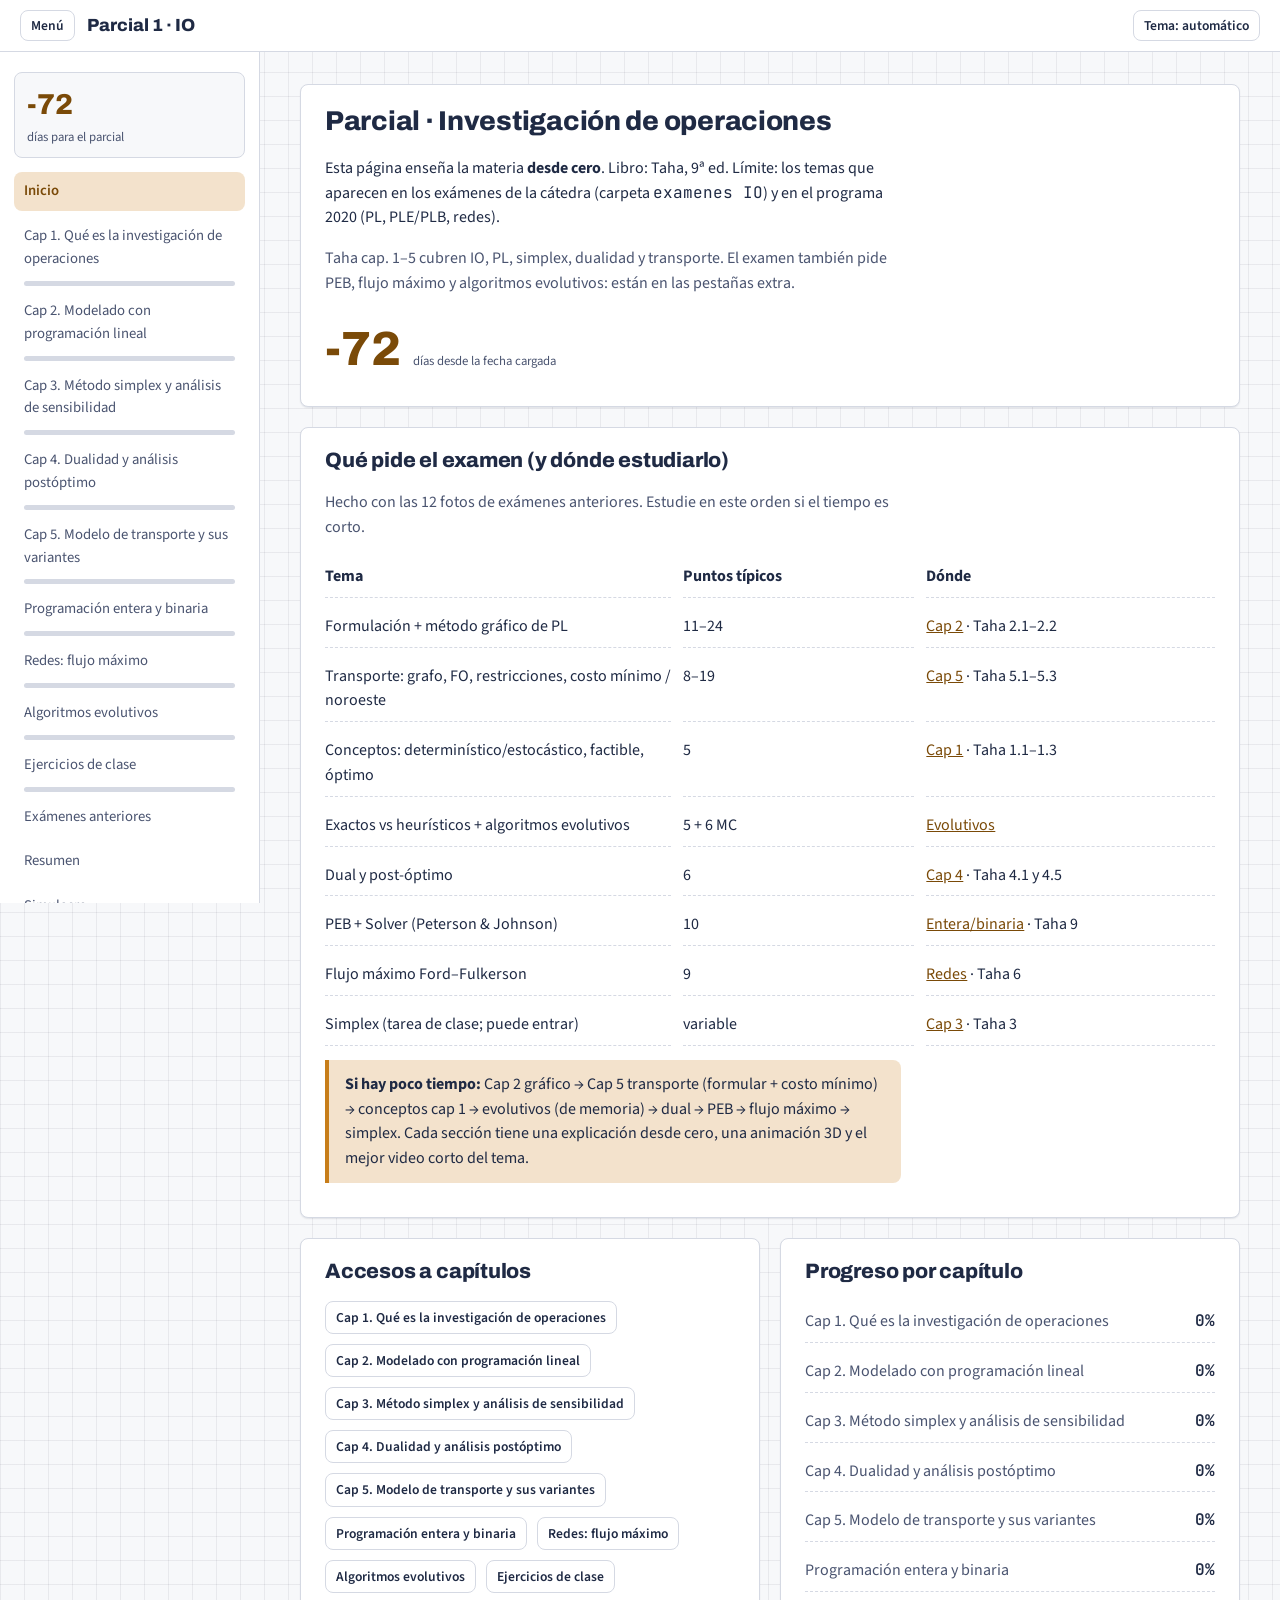
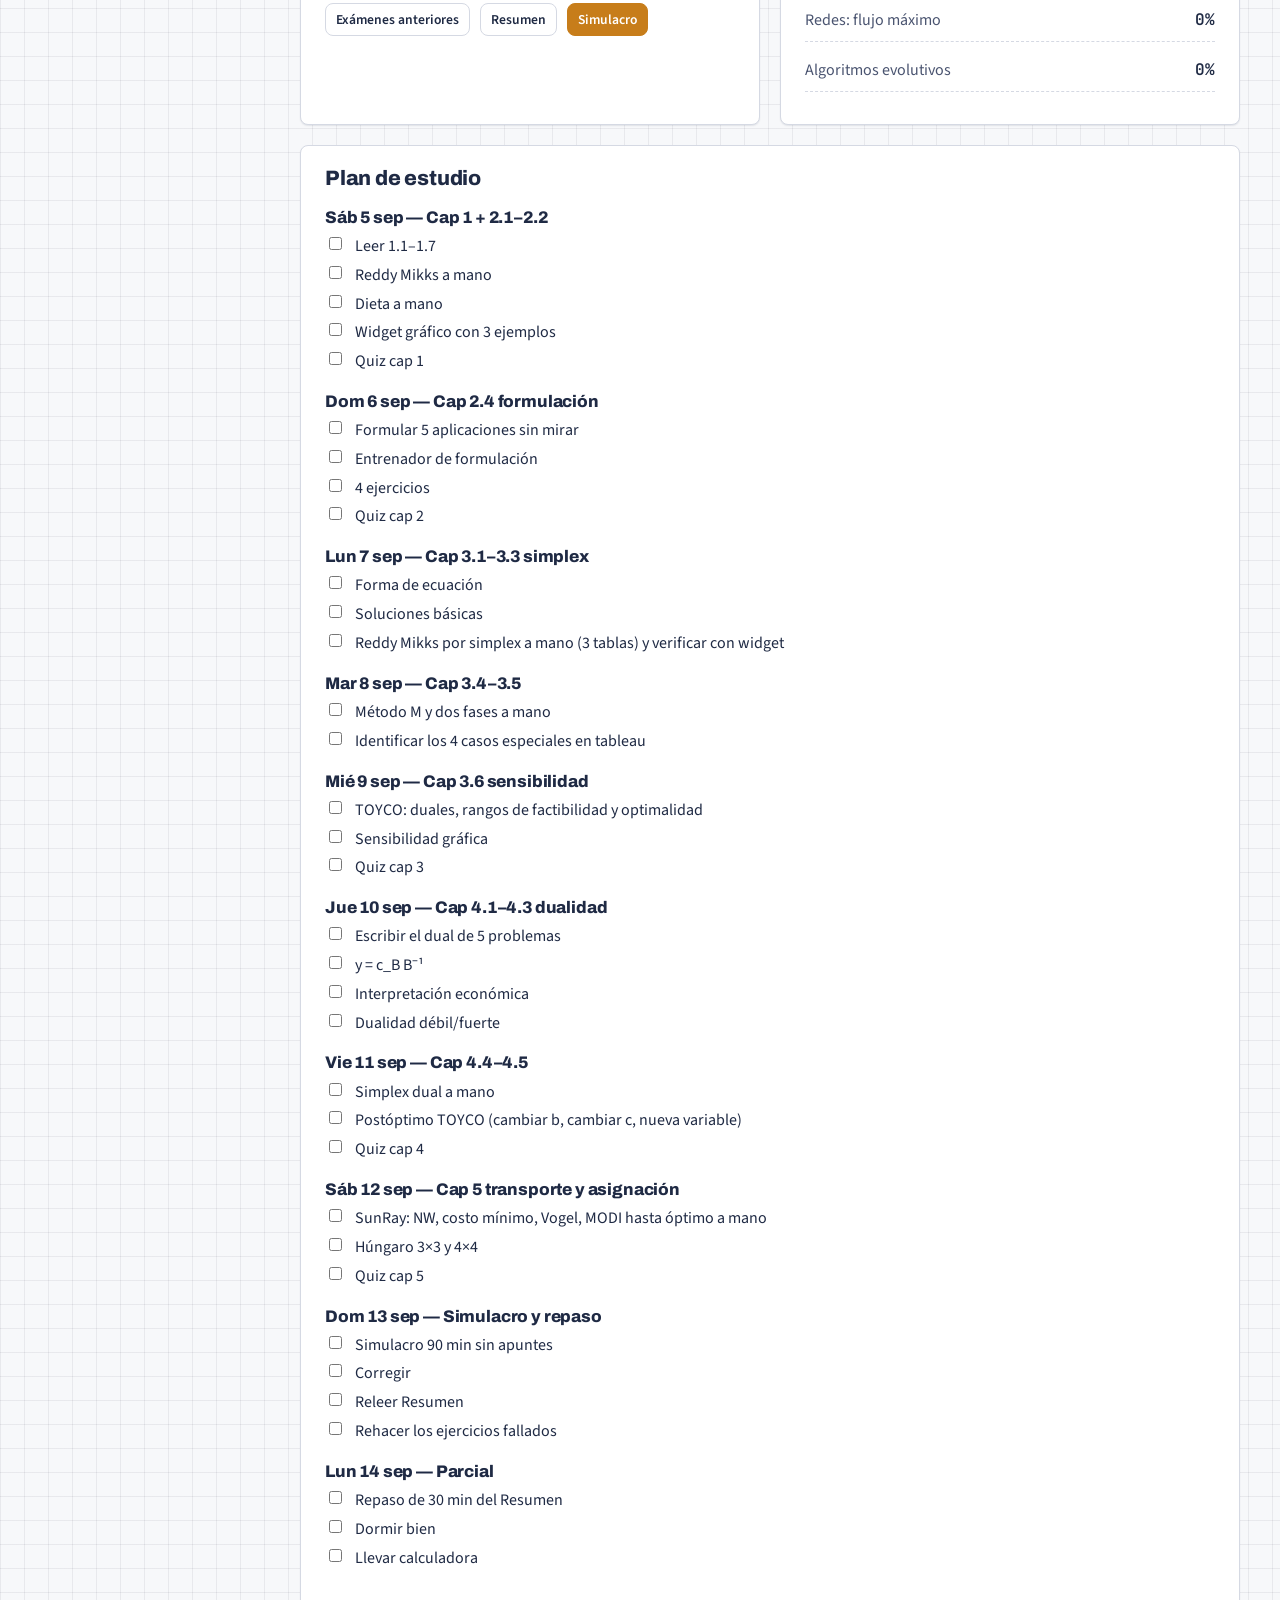
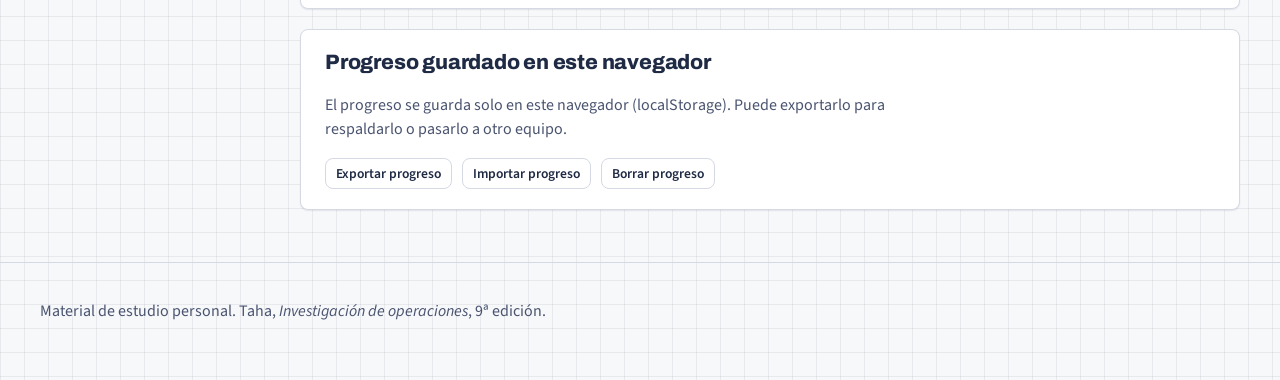
<file: parcial1-taha/index.html>
<!DOCTYPE html>
<html lang="es">
<head>
<meta charset="UTF-8" />
<meta name="viewport" content="width=device-width, initial-scale=1.0" />
<title>Parcial 1 · Investigación de Operaciones</title>
<meta name="description" content="Página de estudio interactiva para el parcial de Investigación de Operaciones (Taha, 9ª ed., cap. 1–5)." />
<link rel="preconnect" href="https://fonts.googleapis.com">
<link rel="preconnect" href="https://fonts.gstatic.com" crossorigin>
<link href="https://fonts.googleapis.com/css2?family=Archivo:wght@700;800&family=Source+Sans+3:wght@400;600&family=JetBrains+Mono:wght@400;600&display=swap" rel="stylesheet">
<link rel="stylesheet" href="css/style.css" />
</head>
<body>
  <header class="topbar">
    <button type="button" id="sidebar-toggle" class="btn btn-ghost btn-sm sidebar-toggle-btn" aria-label="Abrir menú">Menú</button>
    <a href="#inicio" class="brand">Parcial 1 · IO</a>
    <button type="button" id="theme-toggle" class="btn btn-ghost btn-sm" aria-label="Cambiar tema">Tema: automático</button>
  </header>

  <div class="app-shell">
    <aside class="sidebar" id="sidebar">
      <nav id="sidebar-nav" aria-label="Navegación principal"></nav>
    </aside>

    <main id="view" tabindex="-1"></main>
  </div>

  <footer class="app-footer">
    <p class="muted">Material de estudio personal. Taha, <em>Investigación de operaciones</em>, 9ª edición.</p>
  </footer>

  <script src="js/lib/frac.js"></script>
  <script src="js/quiz.js"></script>
  <script src="js/plan.js"></script>
  <script src="js/resumen.js"></script>
  <script src="js/lib/viz3d.js"></script>
  <script src="js/lib/teach.js"></script>
  <script src="js/cap1.js"></script>
  <script src="js/cap2.js"></script>
  <script src="js/lib/simplex.js"></script>
  <script src="js/cap3.js"></script>
  <script src="js/cap4.js"></script>
  <script src="js/cap5.js"></script>
  <script src="js/peb.js"></script>
  <script src="js/redes.js"></script>
  <script src="js/evolutivos.js"></script>
  <script src="js/tareas.js"></script>
  <script src="js/examenes.js"></script>
  <script src="js/simulacro-state.js"></script>
  <script src="js/app.js"></script>
</body>
</html>
</file>
<file: parcial1-taha/css/style.css>
/* ===== Tokens ===== */
:root {
  --paper: #F7F8FA;
  --paper-2: #FFFFFF;
  --grid: rgba(31, 42, 68, .07);
  --ink: #1F2A44;
  --ink-2: #4A5470;
  --line: #D5D9E3;
  --accent: #C77D1A;
  --accent-ink: #7A4A08;
  --ok: #2E7D5B;
  --warn: #B8860B;
  --err: #B23A3A;
  --pivot: rgba(199, 125, 26, .22);

  --font-display: 'Archivo', 'Arial Narrow', Arial, sans-serif;
  --font-body: 'Source Sans 3', 'Segoe UI', Roboto, Helvetica, Arial, sans-serif;
  --font-mono: 'JetBrains Mono', 'SFMono-Regular', Consolas, 'Liberation Mono', Menlo, monospace;

  --radius: 8px;
  --shadow-sm: 0 1px 2px rgba(31, 42, 68, .06), 0 1px 1px rgba(31, 42, 68, .04);
  --sidebar-w: 260px;
}

@media (prefers-color-scheme: dark) {
  :root:not([data-theme="light"]) {
    --paper: #141824;
    --paper-2: #1B2130;
    --grid: rgba(255, 255, 255, .05);
    --ink: #E6E9F0;
    --ink-2: #A9B0C3;
    --line: #2E3548;
    --accent: #E39A3B;
    --accent-ink: #F3C98B;
    --pivot: rgba(227, 154, 59, .25);
  }
}

:root[data-theme="dark"] {
  --paper: #141824;
  --paper-2: #1B2130;
  --grid: rgba(255, 255, 255, .05);
  --ink: #E6E9F0;
  --ink-2: #A9B0C3;
  --line: #2E3548;
  --accent: #E39A3B;
  --accent-ink: #F3C98B;
  --pivot: rgba(227, 154, 59, .25);
}

/* ===== Reset / base ===== */
* { box-sizing: border-box; }
html, body { height: 100%; }
body {
  margin: 0;
  background: var(--paper);
  background-image:
    linear-gradient(var(--grid) 1px, transparent 1px),
    linear-gradient(90deg, var(--grid) 1px, transparent 1px);
  background-size: 24px 24px, 24px 24px;
  color: var(--ink);
  font-family: var(--font-body);
  font-size: 16px;
  line-height: 1.55;
}
h1, h2, h3, h4 {
  font-family: var(--font-display);
  font-weight: 800;
  color: var(--ink);
  letter-spacing: -.01em;
  line-height: 1.2;
}
h1 { font-size: 1.7rem; }
h2 { font-size: 1.3rem; margin-top: 1.6em; }
h3 { font-size: 1.05rem; }
p { max-width: 72ch; }
ul, ol { max-width: 72ch; }
a { color: var(--accent-ink); }
code, .mono { font-family: var(--font-mono); }
table { font-variant-numeric: tabular-nums; }

button, input, select {
  font-family: inherit;
  font-size: inherit;
  color: inherit;
}

:focus-visible {
  outline: 2px solid var(--accent);
  outline-offset: 2px;
}

@media (prefers-reduced-motion: reduce) {
  *, *::before, *::after {
    animation-duration: .001ms !important;
    animation-iteration-count: 1 !important;
    transition-duration: .001ms !important;
    scroll-behavior: auto !important;
  }
}

/* ===== Topbar ===== */
.topbar {
  display: flex;
  align-items: center;
  gap: 12px;
  padding: 10px 20px;
  background: var(--paper-2);
  border-bottom: 1px solid var(--line);
  position: sticky;
  top: 0;
  z-index: 20;
}
.brand {
  font-family: var(--font-display);
  font-weight: 800;
  font-size: 1.1rem;
  color: var(--ink);
  text-decoration: none;
  margin-right: auto;
}
.sidebar-toggle-btn { display: none; }

/* ===== Layout ===== */
.app-shell {
  display: flex;
  align-items: flex-start;
  min-height: calc(100vh - 56px);
}
.sidebar {
  width: var(--sidebar-w);
  flex: 0 0 var(--sidebar-w);
  border-right: 1px solid var(--line);
  background: var(--paper-2);
  padding: 20px 14px;
  position: sticky;
  top: 49px;
  height: calc(100vh - 49px);
  overflow-y: auto;
}
main#view {
  flex: 1 1 auto;
  min-width: 0;
  padding: 32px 40px;
}
.app-footer {
  padding: 20px 40px 40px;
  border-top: 1px solid var(--line);
}

/* Sidebar contents */
.sidebar-countdown {
  display: flex;
  flex-direction: column;
  align-items: flex-start;
  padding: 10px 12px;
  margin-bottom: 14px;
  border: 1px solid var(--line);
  border-radius: var(--radius);
  background: var(--paper);
}
.countdown-num {
  font-family: var(--font-display);
  font-weight: 800;
  font-size: 1.8rem;
  color: var(--accent-ink);
}
.countdown-label { font-size: .8rem; color: var(--ink-2); }

.sidebar-list { list-style: none; margin: 0; padding: 0; }
.sidebar-list li { margin-bottom: 6px; }
.sidebar-list a {
  display: block;
  padding: 8px 10px;
  border-radius: var(--radius);
  text-decoration: none;
  color: var(--ink-2);
  font-size: .92rem;
}
.sidebar-list a:hover { background: var(--grid); color: var(--ink); }
.sidebar-list a.active {
  background: var(--pivot);
  color: var(--accent-ink);
  font-weight: 600;
}
.sidebar-chapter-item { margin-bottom: 10px; }
.chapter-progress {
  height: 5px;
  background: var(--line);
  border-radius: 3px;
  margin: 2px 10px 0;
  overflow: hidden;
}
.chapter-progress-fill {
  height: 100%;
  background: var(--accent);
}

/* ===== Panels & basics ===== */
.panel {
  background: var(--paper-2);
  border: 1px solid var(--line);
  border-radius: var(--radius);
  box-shadow: var(--shadow-sm);
  padding: 20px 24px;
  margin-bottom: 20px;
}
.panel-title { margin-top: 0; }
.chapter-header { margin-bottom: 8px; }
.chapter-section.panel { padding: 20px 24px; }
.section-body { margin-top: 8px; }

.row { display: flex; flex-wrap: wrap; gap: 10px; align-items: center; }
/* Controles de formulario: mismo tema en claro y oscuro, nunca estirados por un flex. */
select, input[type="number"], input[type="text"], textarea {
  background: var(--paper-2);
  color: var(--ink);
  border: 1px solid var(--line);
  border-radius: 6px;
  padding: 6px 8px;
  max-width: 100%;
  min-width: 0;
  align-self: center;
}
select option { background: var(--paper-2); color: var(--ink); }
label.muted, .row > label { display: inline-flex; align-items: center; gap: 6px; flex-wrap: wrap; }
.field { display: flex; flex-direction: column; gap: 4px; margin: 8px 0; }
.field select { width: 100%; }
.grid-2 { display: grid; grid-template-columns: 1fr 1fr; gap: 20px; }
.grid-3 { display: grid; grid-template-columns: 1fr 1fr 1fr; gap: 20px; }
@media (max-width: 900px) {
  .grid-2, .grid-3 { grid-template-columns: 1fr; }
}

.wide { max-width: 1100px; }

/* ===== Buttons ===== */
.btn {
  display: inline-flex;
  align-items: center;
  gap: 6px;
  padding: 8px 14px;
  border-radius: var(--radius);
  border: 1px solid var(--line);
  background: var(--paper-2);
  color: var(--ink);
  cursor: pointer;
  font-weight: 600;
  text-decoration: none;
  transition: background .12s ease, border-color .12s ease;
}
.btn:hover { border-color: var(--accent); }
.btn-primary {
  background: var(--accent);
  border-color: var(--accent);
  color: #fff;
}
.btn-primary:hover { background: var(--accent-ink); border-color: var(--accent-ink); }
.btn-ghost { background: transparent; }
.btn-sm { padding: 5px 10px; font-size: .85rem; }
.btn:disabled { opacity: .5; cursor: not-allowed; }

/* ===== Callouts ===== */
.callout {
  border-left: 4px solid var(--line);
  background: var(--paper);
  border-radius: 0 var(--radius) var(--radius) 0;
  padding: 12px 16px;
  margin: 14px 0;
  max-width: 72ch;
}
.callout-def { border-left-color: var(--ink-2); }
.callout-tip { border-left-color: var(--ok); }
.callout-warn { border-left-color: var(--warn); }
.callout-exam { border-left-color: var(--accent); background: var(--pivot); }

/* ===== Formulas ===== */
.formula {
  font-family: var(--font-mono);
  background: var(--paper);
  border: 1px solid var(--line);
  border-radius: var(--radius);
  padding: 12px 16px;
  text-align: center;
  margin: 14px 0;
  overflow-x: auto;
}
.eq { font-family: var(--font-mono); font-weight: 600; }
.frac { border-bottom: 1px dotted var(--ink-2); cursor: help; }

/* ===== Tableau (simplex) ===== */
.tableau-wrap { overflow-x: auto; }
.tableau {
  border-collapse: collapse;
  font-family: var(--font-mono);
  margin: 12px 0;
  min-width: 100%;
}
.tableau th, .tableau td {
  border: 1px solid var(--line);
  padding: 6px 10px;
  text-align: center;
  white-space: nowrap;
}
.tableau th { background: var(--paper); font-weight: 600; }
.tableau .pivot-row td { background: rgba(199, 125, 26, .10); }
.tableau .pivot-col { background: rgba(199, 125, 26, .10); }
.tableau .pivot-cell { background: var(--pivot); font-weight: 700; outline: 2px solid var(--accent); outline-offset: -2px; }
.tableau .basic { font-weight: 700; color: var(--accent-ink); }
.tableau .hl { background: var(--pivot); }

/* ===== Tables & lists ===== */
table.data {
  border-collapse: collapse;
  width: 100%;
  margin: 12px 0;
}
table.data th, table.data td {
  border: 1px solid var(--line);
  padding: 8px 10px;
  text-align: left;
}
table.data th { background: var(--paper); font-family: var(--font-display); }

.input-grid { display: flex; flex-wrap: wrap; gap: 8px; margin: 8px 0; }
/* La clase se usa tanto en un <div> contenedor (input-grid input) como directamente sobre
 * cada <input>/<select> (input.input-grid, el patrón más común en cap2/cap4/cap5/tareas):
 * sin esta segunda regla el input no básico queda sin `background`/`color` propios y hereda
 * un fondo blanco del navegador con texto claro en tema oscuro (números invisibles). */
.input-grid input, input.input-grid, select.input-grid {
  width: 90px;
  padding: 6px 8px;
  border: 1px solid var(--line);
  border-radius: 6px;
  background: var(--paper-2);
  color: var(--ink);
  font-family: var(--font-mono);
}

.kv { display: flex; flex-direction: column; gap: 8px; margin: 12px 0; }
.kv > div {
  display: flex;
  justify-content: space-between;
  gap: 16px;
  padding: 8px 0;
  border-bottom: 1px dashed var(--line);
}
.kv > div span:first-child { color: var(--ink-2); }
.kv > div span:last-child { font-family: var(--font-mono); font-weight: 600; text-align: right; }

.badge {
  display: inline-block;
  padding: 3px 9px;
  border-radius: 999px;
  font-size: .78rem;
  font-weight: 700;
  background: var(--line);
  color: var(--ink);
}
.badge-ok { background: rgba(46, 125, 91, .18); color: var(--ok); }
.badge-warn { background: rgba(184, 134, 11, .18); color: var(--warn); }
.badge-err { background: rgba(178, 58, 58, .18); color: var(--err); }

.muted { color: var(--ink-2); }

.step-bar {
  display: flex;
  align-items: center;
  justify-content: space-between;
  gap: 10px;
  flex-wrap: wrap;
  padding: 10px 14px;
  margin: 12px 0;
  border: 1px solid var(--line);
  border-radius: var(--radius);
  background: var(--paper);
}
.step-text { flex: 1 1 auto; font-size: .92rem; color: var(--ink-2); min-width: 200px; }

.canvas-wrap { position: relative; width: 100%; max-width: 700px; }
.canvas-wrap canvas { width: 100%; height: auto; border: 1px solid var(--line); border-radius: var(--radius); background: var(--paper-2); }

.example-picker select {
  padding: 6px 10px;
  border: 1px solid var(--line);
  border-radius: 6px;
  background: var(--paper-2);
}

details.solution {
  margin: 10px 0;
  border: 1px solid var(--line);
  border-radius: var(--radius);
  padding: 10px 14px;
  background: var(--paper);
}
details.solution summary {
  cursor: pointer;
  font-weight: 600;
  color: var(--accent-ink);
}

.exercise {
  border-top: 1px dashed var(--line);
  padding-top: 12px;
  margin-top: 12px;
}

/* ===== Quiz ===== */
.quiz-block { display: flex; flex-direction: column; gap: 18px; }
.quiz-q { padding-bottom: 14px; border-bottom: 1px solid var(--line); }
.quiz-q:last-of-type { border-bottom: none; }
.quiz-options { display: flex; flex-direction: column; gap: 6px; margin: 8px 0; }
.quiz-option { align-items: center; cursor: pointer; }
.quiz-feedback { margin-top: 8px; font-size: .92rem; }
.quiz-q.quiz-ok { border-left: 3px solid var(--ok); padding-left: 10px; }
.quiz-q.quiz-wrong { border-left: 3px solid var(--err); padding-left: 10px; }
.quiz-actions { align-items: center; margin-top: 8px; }

/* ===== Inicio ===== */
.inicio-hero { text-align: left; }
.countdown-big {
  display: flex;
  align-items: baseline;
  gap: 12px;
  margin-top: 10px;
}
.countdown-big .countdown-num { font-size: 3rem; }
.plan-day { margin-bottom: 18px; }
.plan-day h3 { margin-bottom: 6px; }
.plan-tasks { list-style: none; padding: 0; margin: 0; display: flex; flex-direction: column; gap: 4px; }
.plan-tasks label { align-items: flex-start; cursor: pointer; }

/* ===== Resumen ===== */
.resumen-sheet h2 { border-bottom: 2px solid var(--accent); padding-bottom: 4px; }

/* ===== Widgets (generic) ===== */
.widget {
  border: 1px solid var(--line);
  border-radius: var(--radius);
  padding: 16px 18px;
  margin: 14px 0;
  background: var(--paper);
}

/* ===== Teaching extras: videos, 3D, from-zero primers ===== */
.teach-block { margin: 16px 0 8px; }
.teach-primer p { max-width: 72ch; }
.teach-steps { max-width: 72ch; margin: 10px 0 10px 18px; }
.teach-steps li { margin: 6px 0; }

.video-card {
  margin: 16px 0;
  border: 1px solid var(--line);
  border-radius: var(--radius);
  background: var(--paper);
  overflow: hidden;
  max-width: 720px;
}
.video-card-head {
  padding: 10px 14px 6px;
  display: flex;
  justify-content: space-between;
  gap: 10px;
  align-items: baseline;
  flex-wrap: wrap;
}
.video-card-head strong { font-family: var(--font-display); }
.video-frame {
  position: relative;
  width: 100%;
  padding-top: 56.25%;
  background: #0b0f18;
}
.video-frame iframe,
.video-frame img {
  position: absolute;
  inset: 0;
  width: 100%;
  height: 100%;
  border: 0;
  object-fit: cover;
}
.video-frame-link { display: block; }
.video-play {
  position: absolute;
  left: 50%;
  top: 50%;
  transform: translate(-50%, -50%);
  background: var(--accent);
  color: #fff;
  font-weight: 700;
  padding: 8px 14px;
  border-radius: 999px;
}
.video-card-why { padding: 8px 14px 12px; margin: 0; font-size: .92rem; color: var(--ink-2); }

.teach-refs { max-width: 72ch; margin: 8px 0 0; }
.teach-refs a { word-break: break-word; }

.viz3d-wrap { max-width: 1100px; }
.viz3d-wrap canvas {
  width: 100%;
  height: auto;
  display: block;
  border: 1px solid var(--line);
  border-radius: var(--radius);
  cursor: default;
  background: #101624;
}
.viz3d-wrap.can-orbit canvas { cursor: grab; }
.viz3d-wrap.can-orbit canvas:active { cursor: grabbing; }
.viz3d-hint { margin: 6px 0 0; font-size: .82rem; }
.viz3d-legend {
  margin-top: 10px;
  padding: 12px 14px;
  border: 1px solid var(--line);
  border-left: 4px solid var(--accent);
  border-radius: var(--radius);
  background: var(--paper-2);
  max-width: 80ch;
}
.viz3d-legend p { margin: 0 0 8px; max-width: 80ch; }
.viz3d-legend p:last-child { margin-bottom: 0; }

.exam-map { display: grid; grid-template-columns: 1.2fr 0.8fr 1fr; gap: 8px 12px; }
.exam-map div { padding: 8px 0; border-bottom: 1px dashed var(--line); }
@media (max-width: 700px) {
  .exam-map { grid-template-columns: 1fr; }
}

.zero-hero {
  border: 1px solid var(--line);
  border-left: 4px solid var(--accent);
  border-radius: var(--radius);
  padding: 16px 18px;
  background: var(--paper);
  margin: 12px 0 18px;
  max-width: 80ch;
}

/* ===== Mobile ===== */
@media (max-width: 860px) {
  .sidebar-toggle-btn { display: inline-flex; }
  .app-shell { flex-direction: column; }
  .sidebar {
    position: fixed;
    top: 49px;
    left: 0;
    right: 0;
    height: auto;
    max-height: 0;
    overflow: hidden;
    padding: 0 14px;
    border-right: none;
    border-bottom: 1px solid var(--line);
    z-index: 15;
    transition: max-height .2s ease, padding .2s ease;
  }
  .sidebar.open { max-height: 70vh; overflow-y: auto; padding: 16px 14px; }
  main#view { padding: 20px 16px; }
  .app-footer { padding: 16px; }
  .grid-2, .grid-3 { gap: 14px; }
}
</file>
